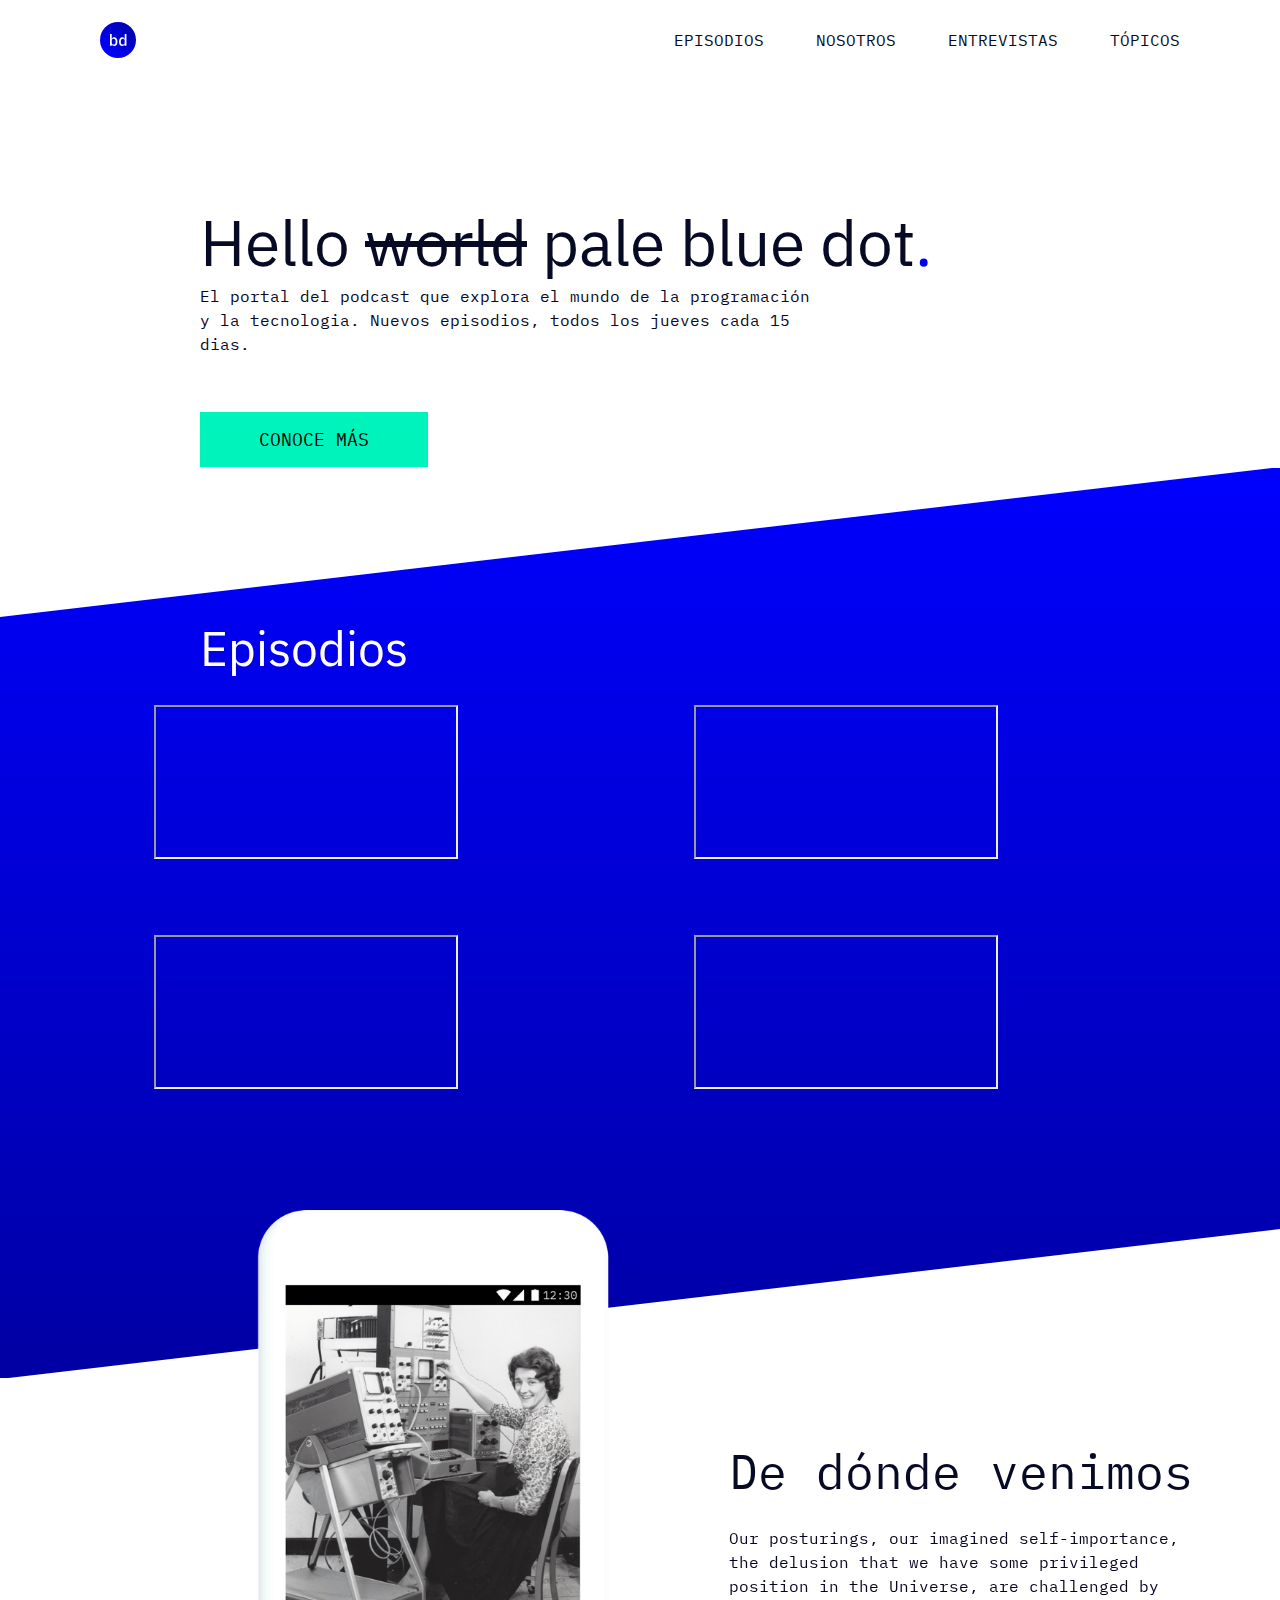
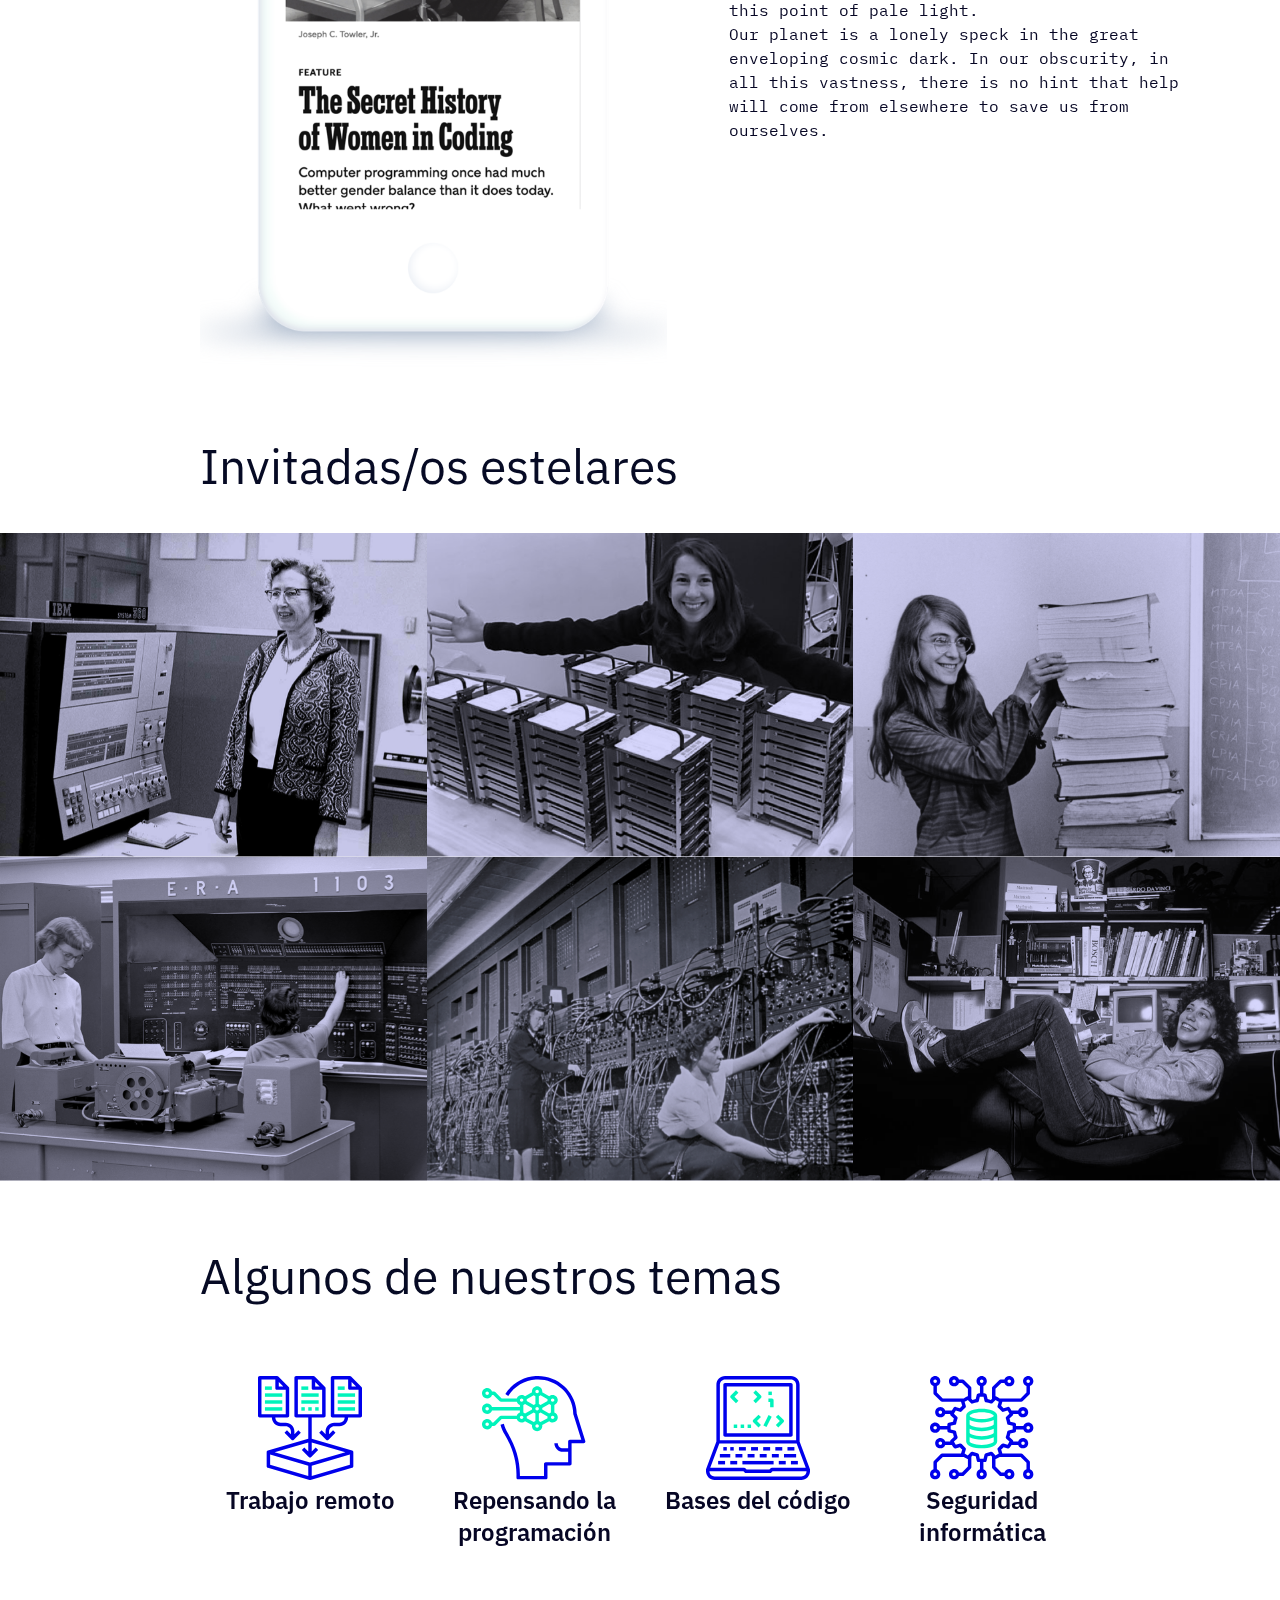
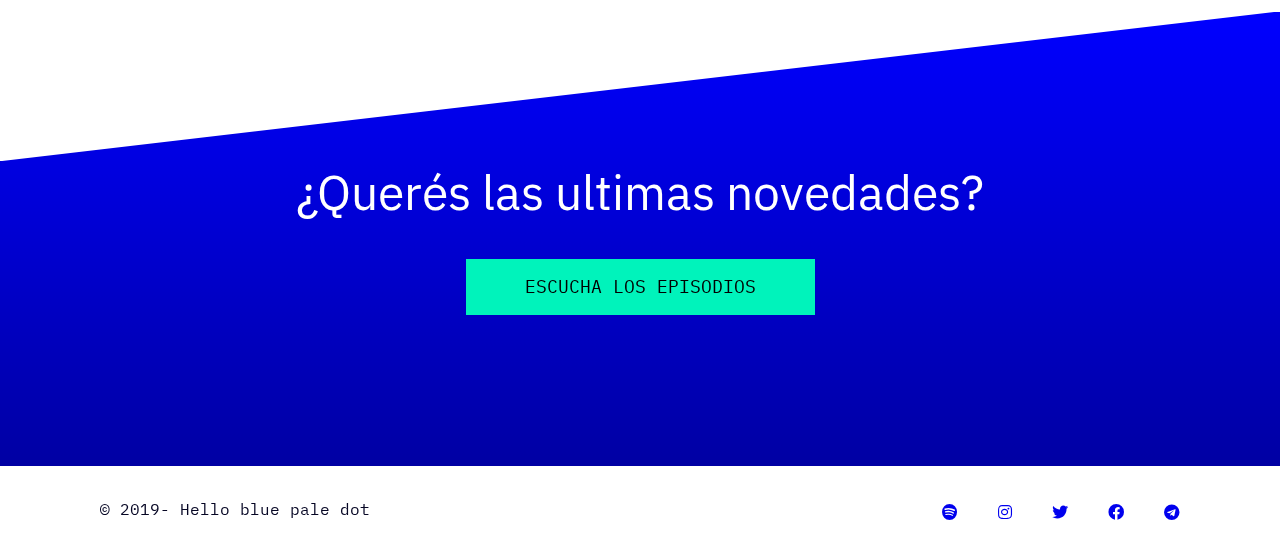
<file: index.html>
<!DOCTYPE html>
<html lang="es">
<head>
    <meta charset="UTF-8">
    <meta name="viewport" content="width=device-width, initial-scale=1.0">
    <title>Document</title>
    <link rel="stylesheet" href="fontawesome/css/all.css">
    <link href="https://fonts.googleapis.com/css2?family=IBM+Plex+Mono:wght@400;700&family=IBM+Plex+Sans:wght@400;500;600;700&display=swap" rel="stylesheet">    <link rel="stylesheet" href="css/proyecto.css">
</head>
<body>
    <header>
        <div id="logo">
          <img src="imagenes/logo.svg" alt="logo bd">
        </div>

       <menu>
           
           <ul>
                <li><a href="#episodios">Episodios</a></li>
                <li><a href="#de_donde_venimos">Nosotros</a></li>
                <li><a href="#invitadas">Entrevistas</a></li>
                <li><a href="#temas">Tópicos</a></li>
             </ul></menu>
        
            
            
        
    </header>
    <section id="banner">
        <div id="intro">
           <h1>Hello <span class="tachado">world</span> pale blue dot<span class="azul">.</span></h1>
           <p>
              El portal del podcast que explora el mundo de la programación y la tecnologia. Nuevos episodios, todos los jueves cada 15 dias.
           </p>
           <button>
               CONOCE MÁS
           </button>
        </div>
    </section>
    <section id="episodios">
        <div id="episodios_2">
           
            <h2><span class="blanco">Episodios</span></h2>
           
        </div>
        <div id="reproductor">
            <div class="spotifyitm">
                <iframe src="https://open.spotify.com/embed-podcast/show/0S1h5K7jm2YvOcM7y1ZMXY" ></iframe>
            </div>
            <div class="spotifyitm">
                <iframe src="https://open.spotify.com/embed-podcast/show/5JxcIaIkN8zx3Zy7yD9snv" ></iframe>
            </div>
            <div class="spotifyitm">
                <iframe src="https://open.spotify.com/embed-podcast/show/4kYCRYJ3yK5DQbP5tbfZby"></iframe>
            </div>
            <div class="spotifyitm">
                <iframe src="https://open.spotify.com/embed-podcast/show/2Iibd5A6R7mxkCm4NwNmUn" ></iframe>
            </div>
        </div>
    </section>
    <section id="de_donde_venimos">
        <div id="imagen_3">
            <img src="imagenes/phone.png" alt="celular" >
        </div>
        <div id="texto">
           <h2>De dónde venimos</h2>
           <p>Our posturings, our imagined self-importance, the delusion that we have some privileged position in the Universe, are challenged by this point of pale light. </p>
           <p> Our planet is a lonely speck in the great enveloping cosmic dark. In our obscurity, in all this vastness, there is no hint that help will come from elsewhere to save us from ourselves.</p>
        </div>
    </section>
    <section id="invitadas">
        <div id="invitadas_2">
          <h2>Invitadas/os estelares</h2>
        </div>
        <div id="imagenes_4">
          <img src="imagenes/grace-hopper.png" alt="Grace">
          <img src="imagenes/Katie-Bouman.png" alt="Katie">
          <img src="imagenes/Margaret_Hamilton.png" alt="Margaret">
          <img src="imagenes/An.png" alt="An">
          <img src="imagenes/Computer.png" alt="Computer">
          <img src="imagenes/susan-kare.png" alt="Susan">
        </div>
    </section>
    <section id="temas">
        <div id="temas_2">
           <h2>Algunos de nuestros temas</h2>
        </div>
        <div id="imagenes_5">
          <div class="tema"> <img src="imagenes/icon1.svg" alt="trabajo remoto"> <p>Trabajo remoto</p></div>
          <div class="tema"><img src="imagenes/icon2.svg" alt="Repensando la programación"><p>Repensando la programación</p></div>
          <div class="tema"><img src="imagenes/icon3.svg" alt="Bases del código"><p>Bases del código</p></div>
          <div class="tema"><img src="imagenes/icon4.svg" alt="Seguridad informatica"><p>Seguridad informática</p></div>
        </div>
    </section>
    <section id="novedades">
        <div id="novedades_2">
           <h2>¿Querés las ultimas novedades?</h2>
           <button>ESCUCHA LOS EPISODIOS</button>
        </div>
    </section>
    <footer>
        <div id="copy_rigth">
           <P>© 2019- Hello blue pale dot</P>
        </div>
        <div id="redes_sociales">
          <ul>
              <li><a href="#"><i class="fab fa-spotify"></i></a></li>
              <li><a href="#"> <i class="fab fa-instagram"></i></a></li>
              <li><a href="#"><i class="fab fa-twitter"></i></a></li>
              <li><a href="#"><i class="fab fa-facebook"></i></a></li>
              <li><a href="#"><i class="fab fa-telegram"></i></a></li>

          </ul>
        </div>

    </footer>
</body>
</html>
</file>
<file: css/proyecto.css>
*{
    margin: 0px;
    padding: 0px;
}

BODY {
 
    font-family: 'IBM Plex Sans', sans-serif;
}

HEADER {

    width: 100%;
    height: 80px;
    background-color: white;
}

SECTION{

    float: left;
    width: 100%;
}
#logo{

    width: 36px;
    height: 36px;
    margin: 22px 0 22px 100px;
    float: left;
}

#logo IMG{

    width: 100%;
}

MENU{
float: right;
margin: 26px 100px 26px 0;

}

MENU UL LI{

    display: inline;
    margin-left: 48px;
}

MENU UL LI A {

    font-family: 'IBM Plex Mono', monospace;
    font-size: 16px;
    color: #060a24;
    line-height: 28px;
    text-decoration: none;
    text-transform: uppercase;

}
MENU UL LI A:hover {
   
    color: #0000ff;

}

H1{
  
    font-family: 'IBM Plex Sans', sans-serif;
    color: #060a24;
    font-size: 64px;
    font-weight: normal;
}

H2 {

    font-weight: normal;
    font-size: 48px;
    color: #060A24;
}

.tachado{

    text-decoration: line-through;
}

.azul{
    color: #0000ec;
}
#intro{

    float: left;
    margin: 120px 0 0 200px;
}

P{
    font-family: 'IBM Plex Mono', monospace;
    font-size: 16px;
    line-height: 24px;
    color: #060624;
}

#intro p{
    width: 628px;
}

BUTTON{
    font-family: 'IBM Plex Mono', monospace;
    background-color: #00f3bb;
    font-size: 18px;
    line-height: 24px;
    text-align: center;
    padding: 16px 59px;
    border: 0;
    margin-top: 56px;
    transition-duration: 1s;
}

BUTTON:hover{
    background-color: #0000ff;
    color:white;
}


#episodios, #novedades{
    background: rgba(0,0,255,1);
background: -moz-linear-gradient(top, rgba(0,0,255,1) 0%, rgba(0,0,163,1) 100%);
background: -webkit-gradient(left top, left bottom, color-stop(0%, rgba(0,0,255,1)), color-stop(100%, rgba(0,0,163,1)));
background: -webkit-linear-gradient(top, rgba(0,0,255,1) 0%, rgba(0,0,163,1) 100%);
background: -o-linear-gradient(top, rgba(0,0,255,1) 0%, rgba(0,0,163,1) 100%);
background: -ms-linear-gradient(top, rgba(0,0,255,1) 0%, rgba(0,0,163,1) 100%);
background: linear-gradient(to bottom, rgba(0,0,255,1) 0%, rgba(0,0,163,1) 100%);
filter: progid:DXImageTransform.Microsoft.gradient( startColorstr='#0000ff', endColorstr='#0000a3', GradientType=0 );

}
#episodios::before, #novedades::before{
float: left;;
 content: ""; 
 width: 100%;
 height: 150px; /* calcula el tamaño de la pantalla mas un largo de mas */
 left: 0;
 clip-path: polygon(0% 100%, 0% 0%, 100% 0%); /* permite generar el recorte diagonal */
 background-color: white;
 margin-top: -1px;

}
#episodios::after{
    float: left;;
     content: ""; 
     width: 100%;
     height: 150px; /* calcula el tamaño de la pantalla mas un largo de mas */
     left: 0;
     clip-path: polygon(100% 0%, 0% 100%, 100% 100%); /* permite generar el recorte diagonal */
     background-color: white;
     margin-bottom: -1px;
    
    }

#episodio_2{

    float: left;
    padding: 10px 0;
}

.blanco{
    color:white;
    margin-left:  200px;
    font-size: 48px;
  
}


#reproductor{
    float: left;
    margin: 26px 100px 64px  100px;
 
}

.spotifyitm{
    float: left;
    width: 40%;
    margin: 0 5% 72px 5%;
    
}

 #de_donde_venimos{
    margin-top: -168px;
    position: relative;
}

 

#imagen_3 {

    float: left;
    padding: 0 62.4px 64px 200px; 
    

}
#imagen_3 img{
    width: 467px;

}
#texto h2{
    float: left;
    margin-top: 230px;
    margin-bottom: 24px;
}

#texto  {
    font-family: 'IBM Plex Mono', monospace;
    float: left;
    font-size: 16px;
    width: 464px;
   margin-bottom: 245px;
}



#invitadas_2 {
    margin-left: 200px;
    margin-bottom: 36px;

}


#imagenes_4 img{
    
    float: left;
    width: 33.33%;
}

#temas{
    float: left;
    padding: 64px 0;
    
    
}

#temas_2 {

   margin: 0 200px;
    
   
}


#imagenes_5 {

    padding: 0 200px;
    margin-top: 69px;
    width: calc(100% - 400px);
    column-count: 4;
    float:left;
    
}

 .tema{
    color: #060A24 ;
    
    width: 220px;
    text-align: center;
  
 }
 .tema p{

     font-weight: 600;
     font-size: 24px;
     line-height: 32px;
     font-family: 'IBM Plex Sans', sans-serif;
 }


 #novedades_2 h2{
   color: white;
   text-align: center;
   margin-top: 30px;

 }
 #novedades_2 button{
     margin: 36px auto 151px auto;
     display: block;
 }

 #copy_rigth{

    float:left;
    margin: 31px 0 31px 100px;

 }

 #redes_sociales ul li{
     display: inline;
     margin-left: 36px;
 }

 #redes_sociales{

    float: right;
    margin: 36px 100px 36px 0;
 }
 @media screen and  (min-width:601px)
 {MENU input[type="checkbox"], 
    MENU .fa-bars, 
    MENU .fa-times{
        display: none;
    }
}

 @media screen and (max-width: 600px) {
     #logo{
         width: 24px;
         height: 24px;
         margin: 10px 0 10px 16px;

     }
     H1{
         font-size: 36px;
     }

     H2{
        font-size: 36px;
     }
     #intro {
         margin: 0;
        padding: 29px 16px 16px 16px;
     }

     .azul {
         color: black;
     }

     #intro p{
         width: 100%;
     }

     BUTTON{

        width: 100%;
     }

     .blanco{

        margin-left: 16px;
        font-size: 36px;
     }
     #reproductor{
         margin: 0;
         padding: 21px 11px 111px 11px;
         width: calc (100% - 22px);
         column-gap: 0;
        column-count: 1; 
     }

     .spotifyitm{
         margin: 0;
         margin-bottom: 11px;
         width: 100%;

     }
     #episodios::before, #novedades::before {

        height: 32px;
     }

     #episodios::after {
       height: 32px;
     }

     #de_donde_venimos{
         margin-top: -95px;
     }
     #imagen_3{

        padding: 0;
     }
    #imagen_3 img{
      
         width: 100%;

      }

    IMG{
       max-width: 100%;
    }

    

    #texto {
        width: 100%;
        margin-bottom: 54px;
    }

    #texto P {
        font-size: 14px;
        padding: 16px;
       }
    
    #texto h2 {
        font-family: 'IBM Plex Sans', sans-serif;
        width: calc(100% - 32px);
        margin: 27px 16px 8px 16px;
    }
   
    #invitadas_2 h2{
        font-size: 36px;
    }

    #invitadas_2 {

        margin: 0 16px 14px 16px;
    }

    #imagenes_4 img {
        width: 100%;
    }

    #temas_2 h2{
        font-size: 36px;
    }
    #temas {
        padding: 48px 0;
    }
    #temas_2{

         margin: 0 16px 37px 16px;
    }

    #imagenes_5{
        margin: 0;
        width: 100%;
        padding: 0;
        column-count: 1;
    }

    .tema{
        width: 100%;
        margin-bottom: 52px;
    }

    #novedades_2 h2 {
        font-size: 36px;
    }

    #novedades_2 {
        padding: 16px;
    }

    #novedades_2 button{
        margin: 36px 0 67px 0;
    }
    MENU input[type="checkbox"], 
    MENU .fa-bars, 
    MENU .fa-times {
       position: absolute;  
       box-sizing: border-box;
       margin: 12px;
       padding: 0;
       right: 0;
       top: 0;
       width: 20px;
       height: 20px;  
     }
      
     MENU .fa-bars, MENU .fa-times {
       font-size: 20px;
       pointer-events: none;
     }
      
     MENU input[type="checkbox"] {
       opacity: 0; 
     }
     MENU {
         background-color: #0000EC;
         margin: 0;
         width: 100%;
     }
     MENU UL LI A{
         color:white;
        
     }

     MENU UL LI {
         margin: 12px 16px;
         width: 100%;
         float: left;
         
         
     }
      
     MENU nav {
       display: none;
     }
      
     MENU input:checked ~ nav {
       display: block;
     }
      
     MENU input:checked ~ .fa-bars {
       display: none;
     }
      
     MENU input:not(:checked) ~ .fa-times {
       display: none;
     }

 }
</file>
